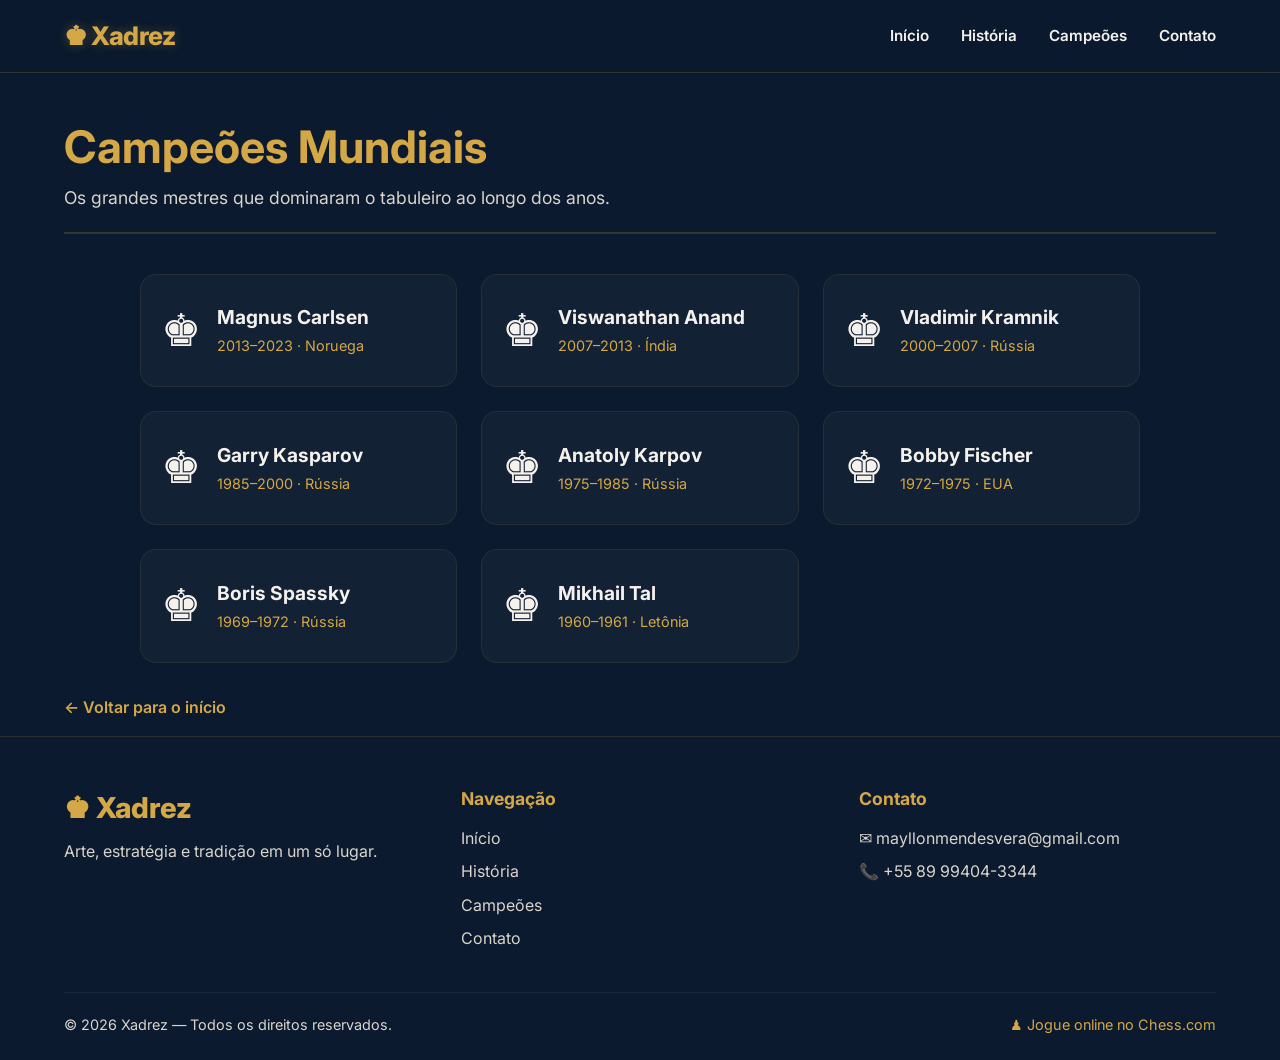
<file: templates/campeoes.html>
<!DOCTYPE html>
<html lang="pt-BR">
<head>
    <meta charset="UTF-8" />
    <meta name="viewport" content="width=device-width, initial-scale=1.0" />
    <title>Campeões Mundiais de Xadrez</title>
    <link rel="stylesheet" href="../style.css" />
    <link rel="preconnect" href="https://fonts.googleapis.com" />
    <link rel="preconnect" href="https://fonts.gstatic.com" crossorigin />
    <link href="https://fonts.googleapis.com/css2?family=Inter:opsz,wght@14..32,300;14..32,400;14..32,600;14..32,700;14..32,800&display=swap" rel="stylesheet" />
</head>
<body>

    <header>
        <nav>
            <div class="nav-logo">
                <a href="../index.html">♚ Xadrez</a>
            </div>
            <ul class="nav-links">
                <li><a href="../index.html#inicio">Início</a></li>
                <li><a href="../index.html#historia">História</a></li>
                <li><a href="../index.html#campeoes">Campeões</a></li>
                <li><a href="../contato/contato.html">Contato</a></li>
            </ul>
            <div class="nav-toggle" id="navToggle">
                <span></span>
                <span></span>
                <span></span>
            </div>
        </nav>
    </header>

    <main>
        <div class="container">
            <div class="page-header">
                <h1>Campeões Mundiais</h1>
                <p>Os grandes mestres que dominaram o tabuleiro ao longo dos anos.</p>
            </div>

            <ul class="campeoes-lista">
                <li>
                    <span class="campeao-avatar">♚</span>
                    <div class="campeao-detalhe">
                        <h3>Magnus Carlsen</h3>
                        <span>2013–2023 · Noruega</span>
                    </div>
                </li>
                <li>
                    <span class="campeao-avatar">♚</span>
                    <div class="campeao-detalhe">
                        <h3>Viswanathan Anand</h3>
                        <span>2007–2013 · Índia</span>
                    </div>
                </li>
                <li>
                    <span class="campeao-avatar">♚</span>
                    <div class="campeao-detalhe">
                        <h3>Vladimir Kramnik</h3>
                        <span>2000–2007 · Rússia</span>
                    </div>
                </li>
                <li>
                    <span class="campeao-avatar">♚</span>
                    <div class="campeao-detalhe">
                        <h3>Garry Kasparov</h3>
                        <span>1985–2000 · Rússia</span>
                    </div>
                </li>
                <li>
                    <span class="campeao-avatar">♚</span>
                    <div class="campeao-detalhe">
                        <h3>Anatoly Karpov</h3>
                        <span>1975–1985 · Rússia</span>
                    </div>
                </li>
                <li>
                    <span class="campeao-avatar">♚</span>
                    <div class="campeao-detalhe">
                        <h3>Bobby Fischer</h3>
                        <span>1972–1975 · EUA</span>
                    </div>
                </li>
                <li>
                    <span class="campeao-avatar">♚</span>
                    <div class="campeao-detalhe">
                        <h3>Boris Spassky</h3>
                        <span>1969–1972 · Rússia</span>
                    </div>
                </li>
                <li>
                    <span class="campeao-avatar">♚</span>
                    <div class="campeao-detalhe">
                        <h3>Mikhail Tal</h3>
                        <span>1960–1961 · Letônia</span>
                    </div>
                </li>
            </ul>

            <a href="../index.html#campeoes" class="back-link">← Voltar para o início</a>
        </div>
    </main>

    <footer>
        <div class="container">
            <div class="footer-grid">
                <div class="footer-brand">
                    <span class="footer-logo">♚ Xadrez</span>
                    <p>Arte, estratégia e tradição em um só lugar.</p>
                </div>
                <div class="footer-links">
                    <h4>Navegação</h4>
                    <ul>
                        <li><a href="../index.html#inicio">Início</a></li>
                        <li><a href="../templates/historia.html">História</a></li>
                        <li><a href="../templates/campeoes.html">Campeões</a></li>
                        <li><a href="../contato/contato.html">Contato</a></li>
                    </ul>
                </div>
                <div class="footer-contato">
                    <h4>Contato</h4>
                    <ul>
                        <li><a href="mailto:mayllonmendesvera@gmail.com">✉ mayllonmendesvera@gmail.com</a></li>
                        <li><a href="tel:+5589994043344">📞 +55 89 99404-3344</a></li>
                    </ul>
                </div>
            </div>
            <div class="footer-bottom">
                <p>&copy; 2026 Xadrez — Todos os direitos reservados.</p>
                <p><a href="https://www.chess.com" target="_blank" rel="noopener">♟ Jogue online no Chess.com</a></p>
            </div>
        </div>
    </footer>

    <script>
        const toggle = document.getElementById('navToggle');
        const navLinks = document.querySelector('.nav-links');
        toggle.addEventListener('click', () => {
            navLinks.classList.toggle('active');
            toggle.classList.toggle('active');
        });
    </script>

</body>
</html>
</file>
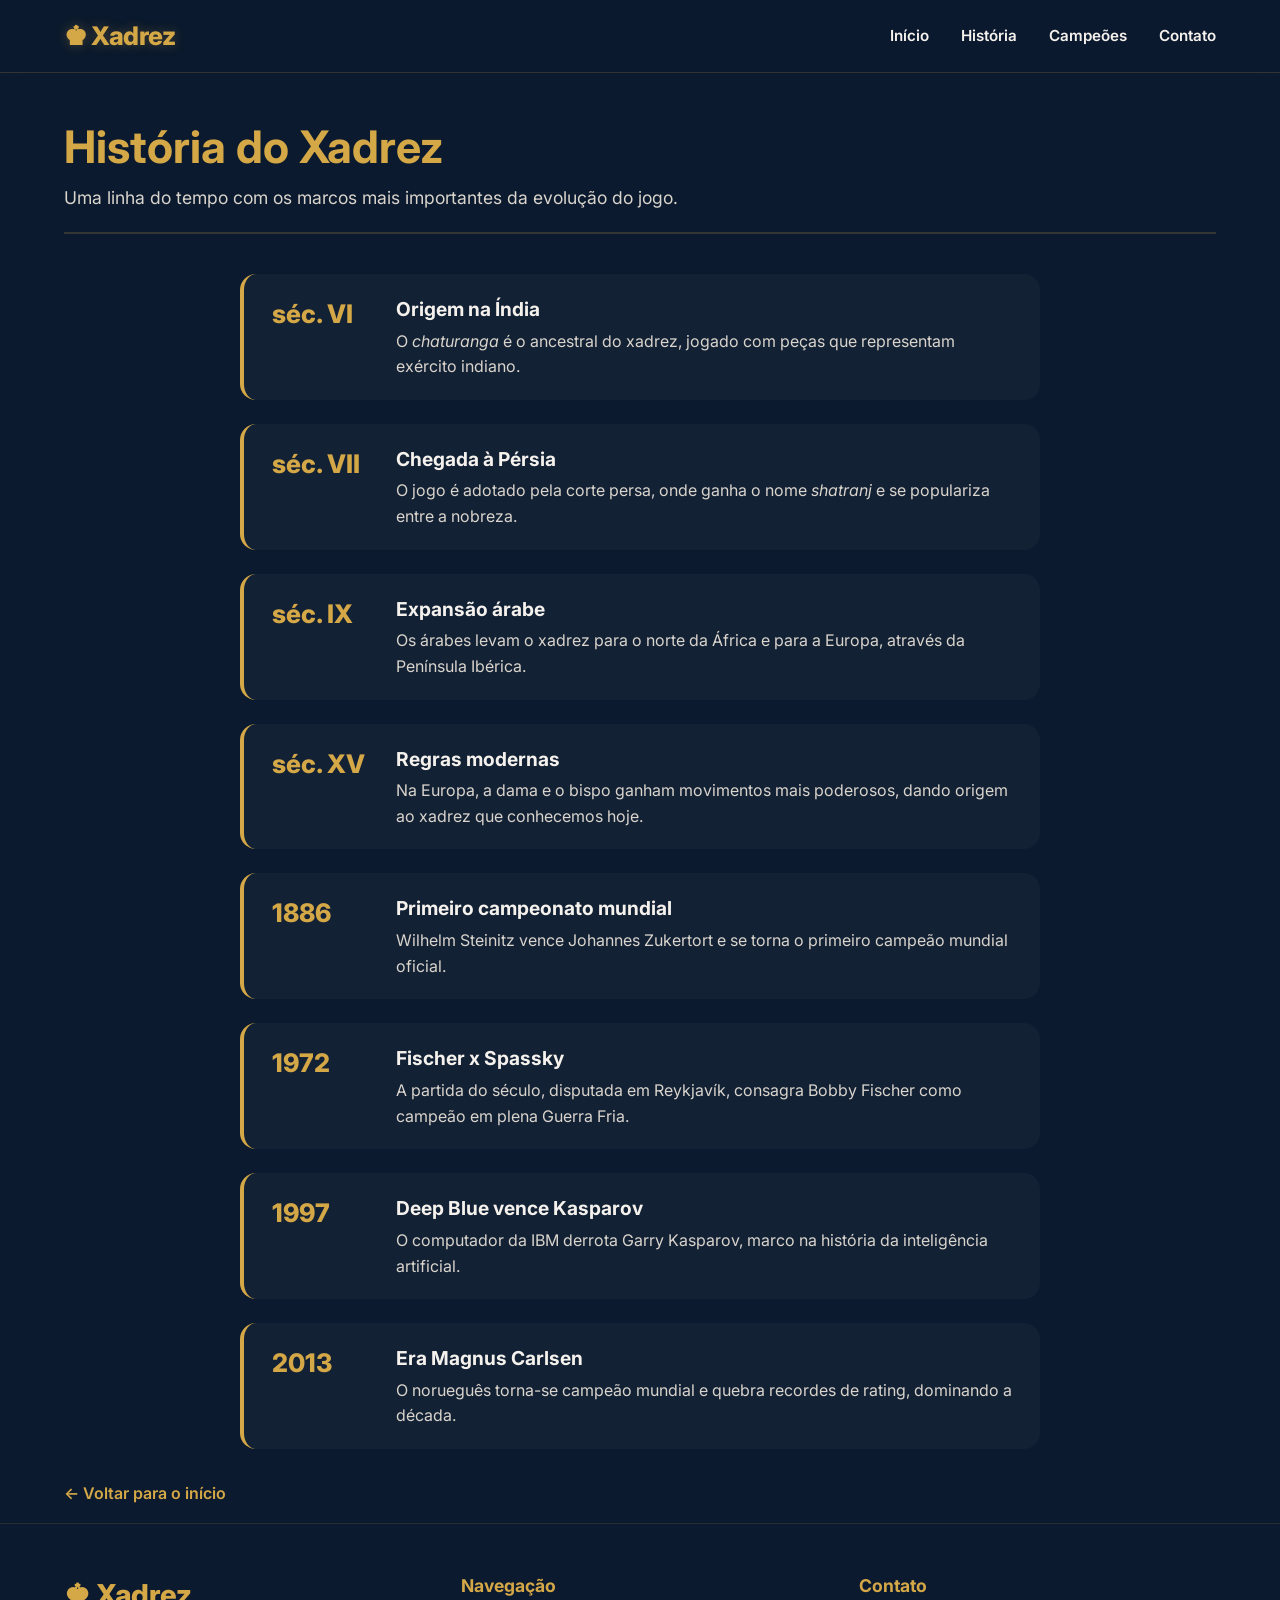
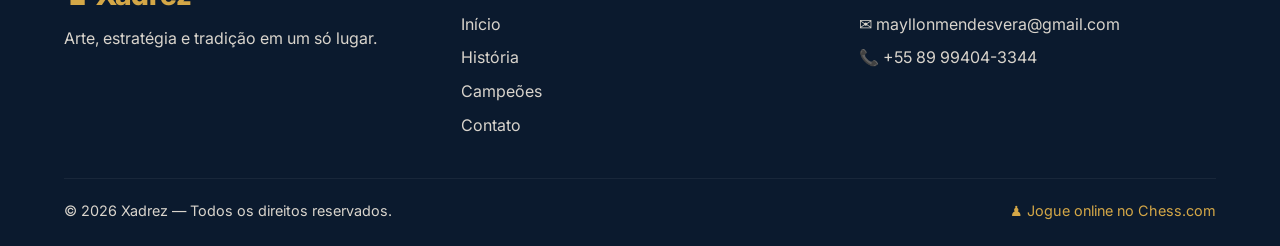
<file: templates/historia.html>
<!DOCTYPE html>
<html lang="pt-BR">
<head>
    <meta charset="UTF-8" />
    <meta name="viewport" content="width=device-width, initial-scale=1.0" />
    <title>História do Xadrez</title>
    <link rel="stylesheet" href="../style.css" />
    <link rel="preconnect" href="https://fonts.googleapis.com" />
    <link rel="preconnect" href="https://fonts.gstatic.com" crossorigin />
    <link href="https://fonts.googleapis.com/css2?family=Inter:opsz,wght@14..32,300;14..32,400;14..32,600;14..32,700;14..32,800&display=swap" rel="stylesheet" />
</head>
<body>

    <header>
        <nav>
            <div class="nav-logo">
                <a href="../index.html">♚ Xadrez</a>
            </div>
            <ul class="nav-links">
                <li><a href="../index.html#inicio">Início</a></li>
                <li><a href="../index.html#historia">História</a></li>
                <li><a href="../index.html#campeoes">Campeões</a></li>
                <li><a href="../contato/contato.html">Contato</a></li>
            </ul>
            <div class="nav-toggle" id="navToggle">
                <span></span>
                <span></span>
                <span></span>
            </div>
        </nav>
    </header>

    <main>
        <div class="container">
            <div class="page-header">
                <h1>História do Xadrez</h1>
                <p>Uma linha do tempo com os marcos mais importantes da evolução do jogo.</p>
            </div>

            <div class="timeline">
                <div class="timeline-item">
                    <div class="timeline-ano">séc. VI</div>
                    <div class="timeline-desc">
                        <h3>Origem na Índia</h3>
                        <p>O <em>chaturanga</em> é o ancestral do xadrez, jogado com peças que representam exército indiano.</p>
                    </div>
                </div>
                <div class="timeline-item">
                    <div class="timeline-ano">séc. VII</div>
                    <div class="timeline-desc">
                        <h3>Chegada à Pérsia</h3>
                        <p>O jogo é adotado pela corte persa, onde ganha o nome <em>shatranj</em> e se populariza entre a nobreza.</p>
                    </div>
                </div>
                <div class="timeline-item">
                    <div class="timeline-ano">séc. IX</div>
                    <div class="timeline-desc">
                        <h3>Expansão árabe</h3>
                        <p>Os árabes levam o xadrez para o norte da África e para a Europa, através da Península Ibérica.</p>
                    </div>
                </div>
                <div class="timeline-item">
                    <div class="timeline-ano">séc. XV</div>
                    <div class="timeline-desc">
                        <h3>Regras modernas</h3>
                        <p>Na Europa, a dama e o bispo ganham movimentos mais poderosos, dando origem ao xadrez que conhecemos hoje.</p>
                    </div>
                </div>
                <div class="timeline-item">
                    <div class="timeline-ano">1886</div>
                    <div class="timeline-desc">
                        <h3>Primeiro campeonato mundial</h3>
                        <p>Wilhelm Steinitz vence Johannes Zukertort e se torna o primeiro campeão mundial oficial.</p>
                    </div>
                </div>
                <div class="timeline-item">
                    <div class="timeline-ano">1972</div>
                    <div class="timeline-desc">
                        <h3>Fischer x Spassky</h3>
                        <p>A partida do século, disputada em Reykjavík, consagra Bobby Fischer como campeão em plena Guerra Fria.</p>
                    </div>
                </div>
                <div class="timeline-item">
                    <div class="timeline-ano">1997</div>
                    <div class="timeline-desc">
                        <h3>Deep Blue vence Kasparov</h3>
                        <p>O computador da IBM derrota Garry Kasparov, marco na história da inteligência artificial.</p>
                    </div>
                </div>
                <div class="timeline-item">
                    <div class="timeline-ano">2013</div>
                    <div class="timeline-desc">
                        <h3>Era Magnus Carlsen</h3>
                        <p>O norueguês torna-se campeão mundial e quebra recordes de rating, dominando a década.</p>
                    </div>
                </div>
            </div>

            <a href="../index.html#historia" class="back-link">← Voltar para o início</a>
        </div>
    </main>

    <footer>
        <div class="container">
            <div class="footer-grid">
                <div class="footer-brand">
                    <span class="footer-logo">♚ Xadrez</span>
                    <p>Arte, estratégia e tradição em um só lugar.</p>
                </div>
                <div class="footer-links">
                    <h4>Navegação</h4>
                    <ul>
                        <li><a href="../index.html#inicio">Início</a></li>
                        <li><a href="../templates/historia.html">História</a></li>
                        <li><a href="../templates/campeoes.html">Campeões</a></li>
                        <li><a href="../contato/contato.html">Contato</a></li>
                    </ul>
                </div>
                <div class="footer-contato">
                    <h4>Contato</h4>
                    <ul>
                        <li><a href="mailto:mayllonmendesvera@gmail.com">✉ mayllonmendesvera@gmail.com</a></li>
                        <li><a href="tel:+5589994043344">📞 +55 89 99404-3344</a></li>
                    </ul>
                </div>
            </div>
            <div class="footer-bottom">
                <p>&copy; 2026 Xadrez — Todos os direitos reservados.</p>
                <p><a href="https://www.chess.com" target="_blank" rel="noopener">♟ Jogue online no Chess.com</a></p>
            </div>
        </div>
    </footer>

    <script>
        const toggle = document.getElementById('navToggle');
        const navLinks = document.querySelector('.nav-links');
        toggle.addEventListener('click', () => {
            navLinks.classList.toggle('active');
            toggle.classList.toggle('active');
        });
    </script>

</body>
</html>
</file>
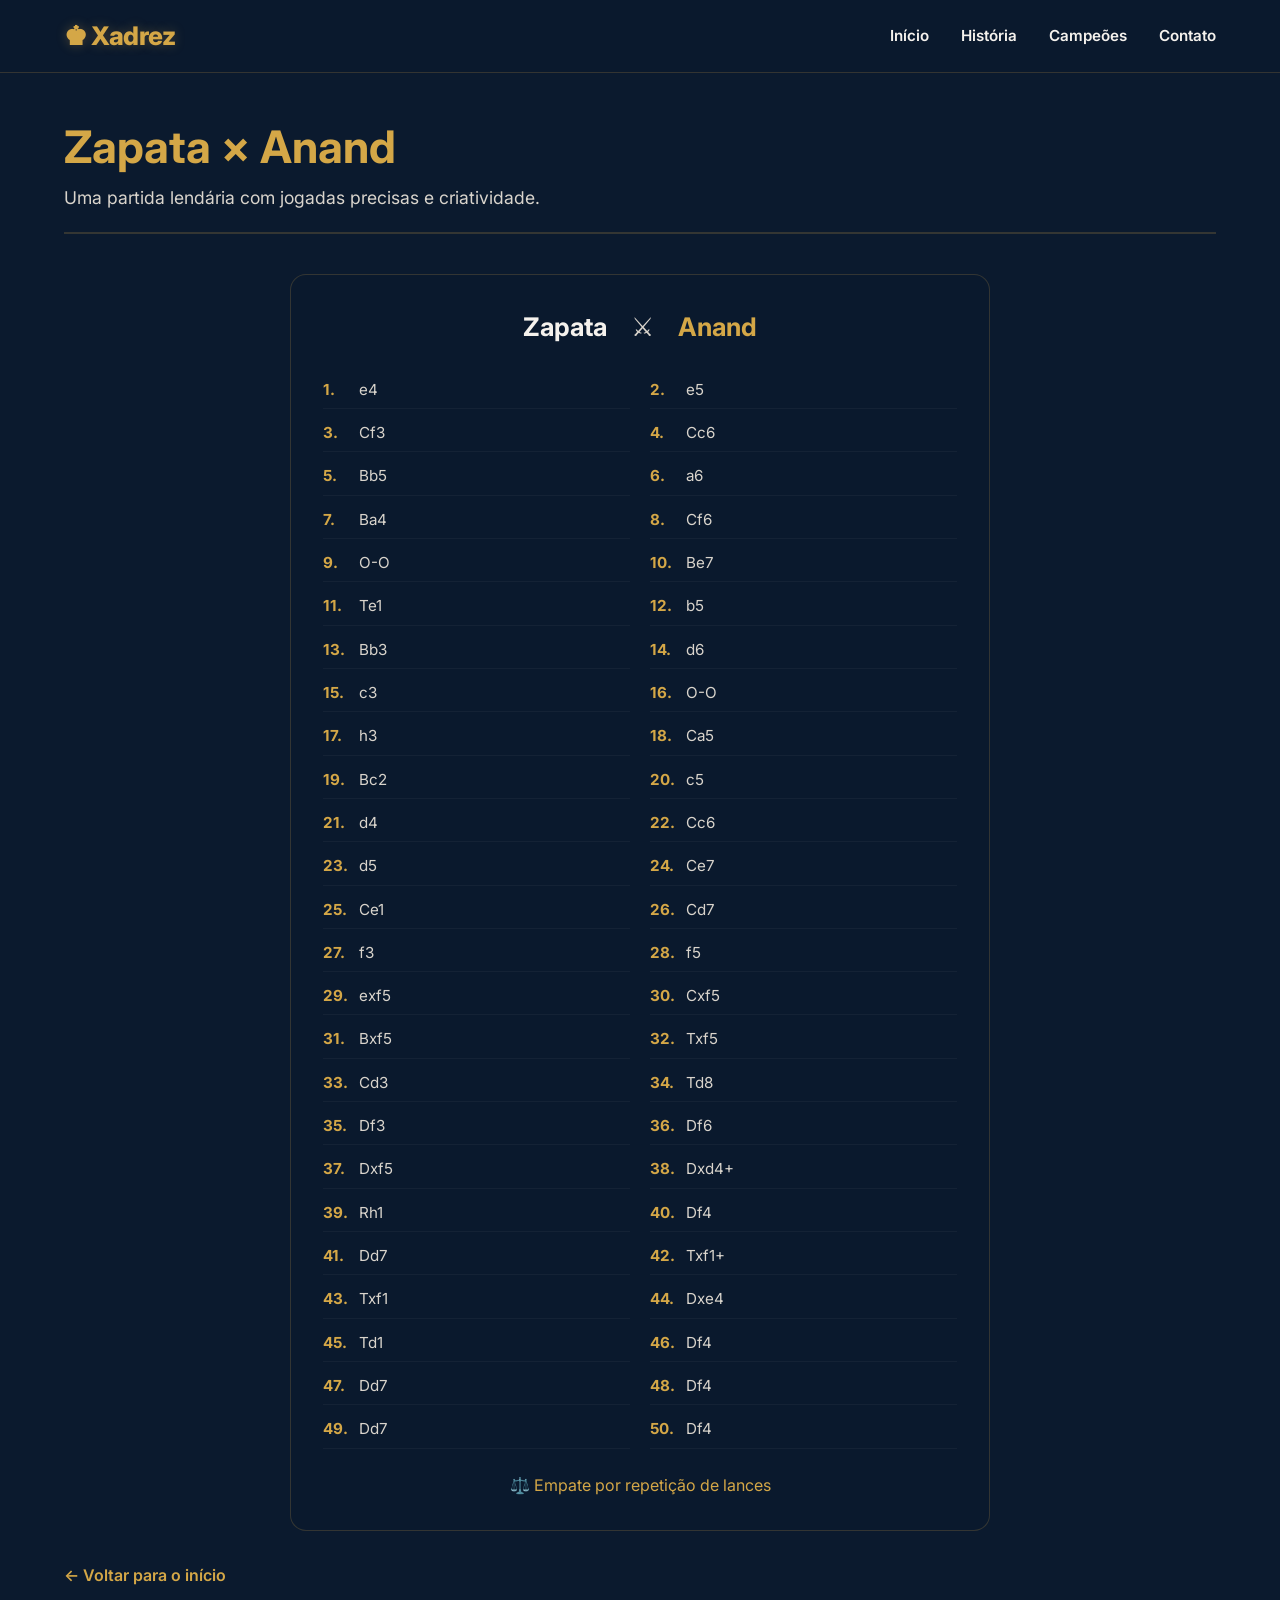
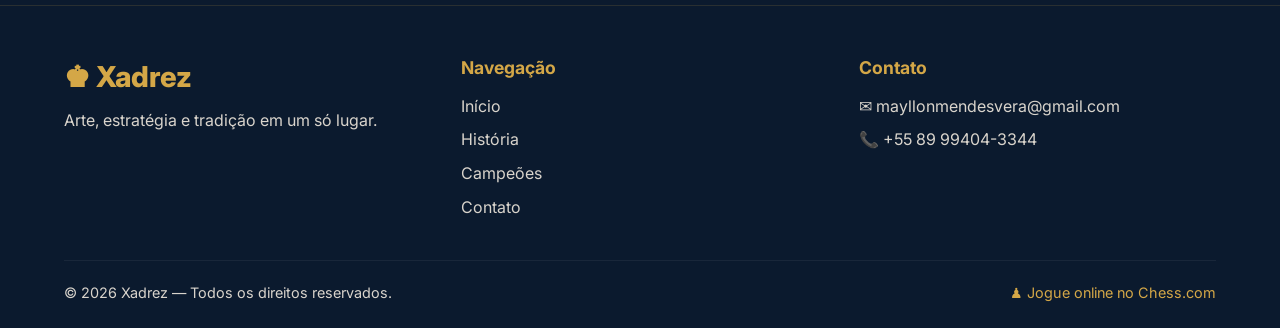
<file: templates/partidas/miniatura.html>
<!DOCTYPE html>
<html lang="pt-BR">
<head>
    <meta charset="UTF-8" />
    <meta name="viewport" content="width=device-width, initial-scale=1.0" />
    <title>Partida Zapata × Anand</title>
    <link rel="stylesheet" href="../../style.css" />
    <link rel="preconnect" href="https://fonts.googleapis.com" />
    <link rel="preconnect" href="https://fonts.gstatic.com" crossorigin />
    <link href="https://fonts.googleapis.com/css2?family=Inter:opsz,wght@14..32,300;14..32,400;14..32,600;14..32,700;14..32,800&display=swap" rel="stylesheet" />
</head>
<body>

    <header>
        <nav>
            <div class="nav-logo">
                <a href="../../index.html">♚ Xadrez</a>
            </div>
            <ul class="nav-links">
                <li><a href="../../index.html#inicio">Início</a></li>
                <li><a href="../../index.html#historia">História</a></li>
                <li><a href="../../index.html#campeoes">Campeões</a></li>
                <li><a href="../../contato/contato.html">Contato</a></li>
            </ul>
            <div class="nav-toggle" id="navToggle">
                <span></span>
                <span></span>
                <span></span>
            </div>
        </nav>
    </header>

    <main>
        <div class="container">
            <div class="page-header">
                <h1>Zapata × Anand</h1>
                <p>Uma partida lendária com jogadas precisas e criatividade.</p>
            </div>
            
            <div class="partida-box" style="max-width:700px; margin:0 auto;">
                <div class="partida-header">
                    <span class="partida-jogador">Zapata</span>
                    <span class="partida-vs">⚔</span>
                    <span class="partida-jogador">Anand</span>
                </div>
                <div class="partida-moves">
                    <ol>
                        <li><span class="move-num">1.</span> e4</li>
                        <li><span class="move-num">2.</span> e5</li>
                        <li><span class="move-num">3.</span> Cf3</li>
                        <li><span class="move-num">4.</span> Cc6</li>
                        <li><span class="move-num">5.</span> Bb5</li>
                        <li><span class="move-num">6.</span> a6</li>
                        <li><span class="move-num">7.</span> Ba4</li>
                        <li><span class="move-num">8.</span> Cf6</li>
                        <li><span class="move-num">9.</span> O-O</li>
                        <li><span class="move-num">10.</span> Be7</li>
                        <li><span class="move-num">11.</span> Te1</li>
                        <li><span class="move-num">12.</span> b5</li>
                        <li><span class="move-num">13.</span> Bb3</li>
                        <li><span class="move-num">14.</span> d6</li>
                        <li><span class="move-num">15.</span> c3</li>
                        <li><span class="move-num">16.</span> O-O</li>
                        <li><span class="move-num">17.</span> h3</li>
                        <li><span class="move-num">18.</span> Ca5</li>
                        <li><span class="move-num">19.</span> Bc2</li>
                        <li><span class="move-num">20.</span> c5</li>
                        <li><span class="move-num">21.</span> d4</li>
                        <li><span class="move-num">22.</span> Cc6</li>
                        <li><span class="move-num">23.</span> d5</li>
                        <li><span class="move-num">24.</span> Ce7</li>
                        <li><span class="move-num">25.</span> Ce1</li>
                        <li><span class="move-num">26.</span> Cd7</li>
                        <li><span class="move-num">27.</span> f3</li>
                        <li><span class="move-num">28.</span> f5</li>
                        <li><span class="move-num">29.</span> exf5</li>
                        <li><span class="move-num">30.</span> Cxf5</li>
                        <li><span class="move-num">31.</span> Bxf5</li>
                        <li><span class="move-num">32.</span> Txf5</li>
                        <li><span class="move-num">33.</span> Cd3</li>
                        <li><span class="move-num">34.</span> Td8</li>
                        <li><span class="move-num">35.</span> Df3</li>
                        <li><span class="move-num">36.</span> Df6</li>
                        <li><span class="move-num">37.</span> Dxf5</li>
                        <li><span class="move-num">38.</span> Dxd4+</li>
                        <li><span class="move-num">39.</span> Rh1</li>
                        <li><span class="move-num">40.</span> Df4</li>
                        <li><span class="move-num">41.</span> Dd7</li>
                        <li><span class="move-num">42.</span> Txf1+</li>
                        <li><span class="move-num">43.</span> Txf1</li>
                        <li><span class="move-num">44.</span> Dxe4</li>
                        <li><span class="move-num">45.</span> Td1</li>
                        <li><span class="move-num">46.</span> Df4</li>
                        <li><span class="move-num">47.</span> Dd7</li>
                        <li><span class="move-num">48.</span> Df4</li>
                        <li><span class="move-num">49.</span> Dd7</li>
                        <li><span class="move-num">50.</span> Df4</li>
                    </ol>
                    <p style="text-align:center; color:var(--dourado); margin-top:12px;">⚖️ Empate por repetição de lances</p>
                </div>
            </div>

            <a href="../../index.html" class="back-link">← Voltar para o início</a>
        </div>
    </main>

    <footer>
        <div class="container">
            <div class="footer-grid">
                <div class="footer-brand">
                    <span class="footer-logo">♚ Xadrez</span>
                    <p>Arte, estratégia e tradição em um só lugar.</p>
                </div>
                <div class="footer-links">
                    <h4>Navegação</h4>
                    <ul>
                        <li><a href="../../index.html#inicio">Início</a></li>
                        <li><a href="../../templates/historia.html">História</a></li>
                        <li><a href="../../templates/campeoes.html">Campeões</a></li>
                        <li><a href="../../contato/contato.html">Contato</a></li>
                    </ul>
                </div>
                <div class="footer-contato">
                    <h4>Contato</h4>
                    <ul>
                        <li><a href="mailto:mayllonmendesvera@gmail.com">✉ mayllonmendesvera@gmail.com</a></li>
                        <li><a href="tel:+5589994043344">📞 +55 89 99404-3344</a></li>
                    </ul>
                </div>
            </div>
            <div class="footer-bottom">
                <p>&copy; 2026 Xadrez — Todos os direitos reservados.</p>
                <p><a href="https://www.chess.com" target="_blank" rel="noopener">♟ Jogue online no Chess.com</a></p>
            </div>
        </div>
    </footer>

    <script>
        const toggle = document.getElementById('navToggle');
        const navLinks = document.querySelector('.nav-links');
        toggle.addEventListener('click', () => {
            navLinks.classList.toggle('active');
            toggle.classList.toggle('active');
        });
    </script>

</body>
</html>
</file>
<file: style.css>
* {
    margin: 0;
    padding: 0;
    box-sizing: border-box;
}

:root {
    --azul-escuro: #0b1a2e;
    --azul-medio: #1a2f44;
    --dourado: #d4a747;
    --dourado-claro: #e8c86a;
    --branco: #f5f2ed;
    --cinza-claro: #d9d4cc;
    --sombra: 0 12px 30px rgba(0, 0, 0, 0.5);
    --radius: 16px;
    --transition: 0.3s ease;
}

html {
    scroll-behavior: smooth;
}

body {
    font-family: 'Inter', sans-serif;
    background-color: var(--azul-escuro);
    color: var(--branco);
    line-height: 1.6;
    padding-top: 72px; /* espaço para o header fixo */
}

a {
    color: var(--dourado);
    text-decoration: none;
    transition: color var(--transition);
}

a:hover {
    color: var(--dourado-claro);
}

img {
    max-width: 100%;
    display: block;
    border-radius: var(--radius);
}

.container {
    max-width: 1200px;
    margin: 0 auto;
    padding: 0 24px;
}

.section-pad {
    padding: 80px 0;
}

/* ============================================
   HEADER / NAV
   ============================================ */
header {
    position: fixed;
    top: 0;
    left: 0;
    width: 100%;
    background: rgba(11, 26, 46, 0.92);
    backdrop-filter: blur(8px);
    z-index: 1000;
    border-bottom: 1px solid rgba(212, 167, 71, 0.2);
    transition: background var(--transition);
}

nav {
    display: flex;
    justify-content: space-between;
    align-items: center;
    padding: 0 24px;
    height: 72px;
    max-width: 1200px;
    margin: 0 auto;
}

.nav-logo a {
    font-size: 1.6rem;
    font-weight: 800;
    letter-spacing: -0.5px;
    color: var(--dourado);
    text-shadow: 0 0 12px rgba(212, 167, 71, 0.3);
}

.nav-links {
    display: flex;
    list-style: none;
    gap: 32px;
}

.nav-links li a {
    font-weight: 600;
    font-size: 0.95rem;
    color: var(--branco);
    position: relative;
    padding-bottom: 4px;
}

.nav-links li a::after {
    content: '';
    position: absolute;
    left: 0;
    bottom: 0;
    width: 0;
    height: 2px;
    background: var(--dourado);
    transition: width var(--transition);
}

.nav-links li a:hover::after {
    width: 100%;
}

.nav-toggle {
    display: none;
    flex-direction: column;
    gap: 5px;
    cursor: pointer;
}

.nav-toggle span {
    width: 28px;
    height: 3px;
    background: var(--branco);
    border-radius: 3px;
    transition: var(--transition);
}

.hero {
    position: relative;
    min-height: 85vh;
    display: flex;
    align-items: center;
    justify-content: center;
    text-align: center;
    background: linear-gradient(135deg, rgba(11, 26, 46, 0.85), rgba(26, 47, 68, 0.7)),
                url('https://images.unsplash.com/photo-1586165368502-1bad197a6461?w=1600&q=80') center/cover no-repeat;
    background-attachment: fixed;
    border-bottom: 3px solid var(--dourado);
}

.hero-overlay {
    position: absolute;
    inset: 0;
    background: radial-gradient(circle at 30% 50%, transparent 30%, rgba(11, 26, 46, 0.5));
}

.hero-content {
    position: relative;
    z-index: 2;
    max-width: 800px;
    padding: 24px;
}

.hero-content h1 {
    font-size: 3.8rem;
    font-weight: 800;
    letter-spacing: -1px;
    margin-bottom: 20px;
    background: linear-gradient(to right, var(--dourado), var(--dourado-claro));
    -webkit-background-clip: text;
    -webkit-text-fill-color: transparent;
    background-clip: text;
    text-shadow: 0 4px 20px rgba(212, 167, 71, 0.2);
}

.hero-content p {
    font-size: 1.25rem;
    color: var(--cinza-claro);
    max-width: 600px;
    margin: 0 auto 32px;
    line-height: 1.8;
}

.btn-hero {
    display: inline-block;
    background: var(--dourado);
    color: var(--azul-escuro);
    font-weight: 700;
    padding: 16px 40px;
    border-radius: 50px;
    font-size: 1.1rem;
    transition: all var(--transition);
    box-shadow: 0 8px 24px rgba(212, 167, 71, 0.3);
    border: 2px solid transparent;
}

.btn-hero:hover {
    background: transparent;
    color: var(--dourado);
    border-color: var(--dourado);
    transform: scale(1.03);
    box-shadow: 0 12px 32px rgba(212, 167, 71, 0.4);
}

.intro {
    background: linear-gradient(180deg, var(--azul-escuro), var(--azul-medio));
}

.intro h2 {
    font-size: 2.6rem;
    text-align: center;
    margin-bottom: 16px;
    color: var(--dourado);
}

.intro-text {
    text-align: center;
    max-width: 750px;
    margin: 0 auto 48px;
    font-size: 1.1rem;
    color: var(--cinza-claro);
}

.intro-grid {
    display: grid;
    grid-template-columns: repeat(auto-fit, minmax(240px, 1fr));
    gap: 32px;
}

.intro-card {
    background: rgba(255, 255, 255, 0.04);
    padding: 32px 24px;
    border-radius: var(--radius);
    border: 1px solid rgba(212, 167, 71, 0.15);
    backdrop-filter: blur(4px);
    transition: all var(--transition);
    text-align: center;
}

.intro-card:hover {
    transform: translateY(-8px);
    border-color: var(--dourado);
    box-shadow: 0 20px 40px rgba(0,0,0,0.4);
}

.intro-icon {
    font-size: 3rem;
    display: block;
    margin-bottom: 16px;
}

.intro-card h3 {
    font-size: 1.4rem;
    color: var(--dourado);
    margin-bottom: 8px;
}

.intro-card p {
    color: var(--cinza-claro);
    font-size: 0.95rem;
}


.curiosidades {
    background: var(--azul-medio);
}

.curiosidades h2 {
    font-size: 2.6rem;
    text-align: center;
    color: var(--dourado);
    margin-bottom: 48px;
}

.curiosidades-grid {
    display: grid;
    grid-template-columns: repeat(auto-fit, minmax(240px, 1fr));
    gap: 32px;
}

.curiosidade-item {
    background: rgba(11, 26, 46, 0.6);
    padding: 28px 20px;
    border-radius: var(--radius);
    border-left: 4px solid var(--dourado);
    transition: var(--transition);
}

.curiosidade-item:hover {
    transform: translateX(6px);
    box-shadow: var(--sombra);
}

.curio-number {
    font-size: 2rem;
    font-weight: 800;
    color: var(--dourado);
    opacity: 0.6;
    display: block;
    margin-bottom: 8px;
}

.curiosidade-item h3 {
    font-size: 1.2rem;
    color: var(--branco);
    margin-bottom: 4px;
}

.curiosidade-item p {
    color: var(--cinza-claro);
    font-size: 0.95rem;
}


.temas {
    background: var(--azul-escuro);
}

.temas h2 {
    font-size: 2.6rem;
    text-align: center;
    color: var(--dourado);
    margin-bottom: 40px;
}

.temas-lista {
    list-style: none;
    max-width: 720px;
    margin: 0 auto;
}

.temas-lista li {
    display: flex;
    align-items: center;
    gap: 20px;
    padding: 20px 24px;
    margin-bottom: 12px;
    background: rgba(255, 255, 255, 0.03);
    border-radius: 12px;
    border: 1px solid rgba(212, 167, 71, 0.08);
    transition: all var(--transition);
    cursor: default;
}

.temas-lista li:hover {
    background: rgba(212, 167, 71, 0.08);
    border-color: var(--dourado);
    transform: translateX(8px);
}

.tema-icon {
    font-size: 1.8rem;
    flex-shrink: 0;
}

.tema-text {
    font-size: 1rem;
    color: var(--cinza-claro);
}


.historia-resumo {
    background: var(--azul-medio);
}

.historia-content {
    display: grid;
    grid-template-columns: 1fr 1fr;
    gap: 48px;
    align-items: center;
}

.historia-texto h2 {
    font-size: 2.4rem;
    color: var(--dourado);
    margin-bottom: 16px;
}

.historia-texto p {
    color: var(--cinza-claro);
    margin-bottom: 24px;
}

.btn-secondary {
    display: inline-block;
    background: transparent;
    color: var(--dourado);
    border: 2px solid var(--dourado);
    padding: 12px 32px;
    border-radius: 50px;
    font-weight: 600;
    transition: all var(--transition);
}

.btn-secondary:hover {
    background: var(--dourado);
    color: var(--azul-escuro);
    transform: scale(1.02);
}

.historia-imagem img {
    width: 100%;
    height: auto;
    border-radius: var(--radius);
    box-shadow: var(--sombra);
    border: 1px solid rgba(212, 167, 71, 0.3);
}


.campeoes-resumo {
    background: var(--azul-escuro);
}

.campeoes-resumo h2 {
    font-size: 2.6rem;
    text-align: center;
    color: var(--dourado);
    margin-bottom: 48px;
}

.campeoes-grid {
    display: grid;
    grid-template-columns: repeat(auto-fit, minmax(260px, 1fr));
    gap: 32px;
    margin-bottom: 48px;
}

.campeao-card {
    background: rgba(255, 255, 255, 0.04);
    border-radius: var(--radius);
    overflow: hidden;
    border: 1px solid rgba(212, 167, 71, 0.1);
    transition: all var(--transition);
}

.campeao-card:hover {
    transform: translateY(-10px);
    border-color: var(--dourado);
    box-shadow: var(--sombra);
}

.campeao-card img {
    width: 100%;
    height: 200px;
    object-fit: cover;
    border-bottom: 2px solid rgba(212, 167, 71, 0.2);
}

.campeao-info {
    padding: 20px;
}

.campeao-info h3 {
    font-size: 1.4rem;
    color: var(--branco);
}

.campeao-titulo {
    display: inline-block;
    background: var(--dourado);
    color: var(--azul-escuro);
    font-size: 0.75rem;
    font-weight: 700;
    padding: 2px 14px;
    border-radius: 20px;
    margin: 8px 0 12px;
    letter-spacing: 0.3px;
}

.campeao-info p {
    color: var(--cinza-claro);
    font-size: 0.95rem;
}

.campeoes-cta {
    text-align: center;
}

.btn-primary {
    display: inline-block;
    background: var(--dourado);
    color: var(--azul-escuro);
    font-weight: 700;
    padding: 14px 40px;
    border-radius: 50px;
    transition: all var(--transition);
    border: 2px solid transparent;
}

.btn-primary:hover {
    background: transparent;
    color: var(--dourado);
    border-color: var(--dourado);
    transform: scale(1.03);
}

.partida-miniatura {
    background: var(--azul-medio);
}

.partida-miniatura h2 {
    font-size: 2.6rem;
    text-align: center;
    color: var(--dourado);
    margin-bottom: 8px;
}

.partida-sub {
    text-align: center;
    color: var(--cinza-claro);
    max-width: 640px;
    margin: 0 auto 40px;
}

.partida-box {
    background: rgba(11, 26, 46, 0.7);
    border-radius: var(--radius);
    padding: 32px;
    border: 1px solid rgba(212, 167, 71, 0.2);
    max-width: 720px;
    margin: 0 auto;
}

.partida-header {
    display: flex;
    justify-content: center;
    align-items: center;
    gap: 24px;
    font-size: 1.6rem;
    font-weight: 700;
    margin-bottom: 24px;
}

.partida-jogador:first-child {
    color: var(--branco);
}
.partida-jogador:last-child {
    color: var(--dourado);
}
.partida-vs {
    color: var(--cinza-claro);
    font-weight: 300;
}

.partida-moves ol {
    list-style: none;
    display: grid;
    grid-template-columns: repeat(2, 1fr);
    gap: 6px 20px;
    padding: 0;
    margin-bottom: 24px;
}

.partida-moves ol li {
    font-family: 'Inter', monospace;
    font-size: 0.95rem;
    padding: 6px 0;
    border-bottom: 1px solid rgba(255, 255, 255, 0.04);
    color: var(--cinza-claro);
    display: flex;
    align-items: center;
    gap: 4px;
    transition: var(--transition);
}

.partida-moves ol li:hover {
    color: var(--branco);
    background: rgba(212, 167, 71, 0.05);
    padding-left: 8px;
}

.move-num {
    color: var(--dourado);
    font-weight: 700;
    margin-right: 4px;
    min-width: 28px;
}

.btn-miniature {
    display: inline-block;
    background: transparent;
    color: var(--dourado);
    border: 2px solid var(--dourado);
    padding: 10px 28px;
    border-radius: 50px;
    font-weight: 600;
    transition: all var(--transition);
}

.btn-miniature:hover {
    background: var(--dourado);
    color: var(--azul-escuro);
}


footer {
    background: var(--azul-escuro);
    border-top: 1px solid rgba(212, 167, 71, 0.15);
    padding: 48px 0 24px;
}

.footer-grid {
    display: grid;
    grid-template-columns: repeat(auto-fit, minmax(200px, 1fr));
    gap: 40px;
    margin-bottom: 32px;
}

.footer-brand .footer-logo {
    font-size: 1.8rem;
    font-weight: 800;
    color: var(--dourado);
}

.footer-brand p {
    color: var(--cinza-claro);
    margin-top: 8px;
}

.footer-links h4,
.footer-contato h4 {
    color: var(--dourado);
    font-size: 1.1rem;
    margin-bottom: 12px;
}

.footer-links ul,
.footer-contato ul {
    list-style: none;
}

.footer-links ul li,
.footer-contato ul li {
    margin-bottom: 8px;
}

.footer-links ul li a,
.footer-contato ul li a {
    color: var(--cinza-claro);
    transition: var(--transition);
}

.footer-links ul li a:hover,
.footer-contato ul li a:hover {
    color: var(--dourado);
    padding-left: 4px;
}

.footer-bottom {
    border-top: 1px solid rgba(255, 255, 255, 0.06);
    padding-top: 20px;
    display: flex;
    justify-content: space-between;
    flex-wrap: wrap;
    gap: 12px;
    font-size: 0.9rem;
    color: var(--cinza-claro);
}

.footer-bottom a {
    color: var(--dourado);
}


.page-header {
    padding: 40px 0 20px;
    border-bottom: 2px solid rgba(212, 167, 71, 0.2);
    margin-bottom: 40px;
}

.page-header h1 {
    font-size: 2.8rem;
    color: var(--dourado);
}

.page-header p {
    color: var(--cinza-claro);
    font-size: 1.1rem;
}

.back-link {
    display: inline-block;
    margin: 32px 0 16px;
    color: var(--dourado);
    font-weight: 600;
    transition: var(--transition);
}

.back-link:hover {
    padding-left: 8px;
}


.timeline {
    display: flex;
    flex-direction: column;
    gap: 24px;
    max-width: 800px;
    margin: 0 auto;
}

.timeline-item {
    display: flex;
    gap: 24px;
    background: rgba(255,255,255,0.03);
    padding: 20px 28px;
    border-radius: var(--radius);
    border-left: 4px solid var(--dourado);
    transition: var(--transition);
}

.timeline-item:hover {
    background: rgba(212, 167, 71, 0.05);
    transform: translateX(6px);
}

.timeline-ano {
    font-size: 1.6rem;
    font-weight: 800;
    color: var(--dourado);
    min-width: 100px;
}

.timeline-desc h3 {
    color: var(--branco);
    font-size: 1.2rem;
}

.timeline-desc p {
    color: var(--cinza-claro);
    margin-top: 4px;
}


.campeoes-lista {
    list-style: none;
    display: grid;
    grid-template-columns: repeat(auto-fit, minmax(250px, 1fr));
    gap: 24px;
    max-width: 1000px;
    margin: 0 auto;
}

.campeoes-lista li {
    background: rgba(255,255,255,0.03);
    padding: 20px;
    border-radius: var(--radius);
    border: 1px solid rgba(212, 167, 71, 0.1);
    transition: all var(--transition);
    display: flex;
    align-items: center;
    gap: 16px;
}

.campeoes-lista li:hover {
    border-color: var(--dourado);
    transform: scale(1.02);
    box-shadow: var(--sombra);
}

.campeao-avatar {
    font-size: 2.8rem;
}

.campeao-detalhe h3 {
    color: var(--branco);
    font-size: 1.2rem;
}

.campeao-detalhe span {
    color: var(--dourado);
    font-size: 0.9rem;
}


.contato-grid {
    display: grid;
    grid-template-columns: 1fr 1fr;
    gap: 48px;
    max-width: 900px;
    margin: 0 auto;
}

.contato-info ul {
    list-style: none;
}

.contato-info ul li {
    display: flex;
    align-items: center;
    gap: 16px;
    padding: 16px 0;
    border-bottom: 1px solid rgba(255,255,255,0.05);
    transition: var(--transition);
}

.contato-info ul li:hover {
    padding-left: 12px;
    background: rgba(212, 167, 71, 0.03);
}

.contato-icon {
    font-size: 1.6rem;
    min-width: 40px;
}

.contato-info ul li a {
    color: var(--cinza-claro);
}

.contato-info ul li a:hover {
    color: var(--dourado);
}

.contato-form {
    background: rgba(255,255,255,0.04);
    padding: 32px;
    border-radius: var(--radius);
    border: 1px solid rgba(212, 167, 71, 0.1);
}

.contato-form label {
    display: block;
    margin-bottom: 6px;
    font-weight: 600;
    color: var(--branco);
}

.contato-form input,
.contato-form textarea {
    width: 100%;
    padding: 12px 16px;
    margin-bottom: 20px;
    background: rgba(255,255,255,0.06);
    border: 1px solid rgba(212, 167, 71, 0.2);
    border-radius: 8px;
    color: var(--branco);
    font-family: inherit;
    transition: var(--transition);
}

.contato-form input:focus,
.contato-form textarea:focus {
    outline: none;
    border-color: var(--dourado);
    box-shadow: 0 0 0 3px rgba(212, 167, 71, 0.15);
}

.contato-form .btn-primary {
    width: 100%;
    text-align: center;
}

@media (max-width: 992px) {
    .historia-content {
        grid-template-columns: 1fr;
        text-align: center;
    }
    .contato-grid {
        grid-template-columns: 1fr;
    }
}

@media (max-width: 768px) {
    body {
        padding-top: 64px;
    }
    nav {
        height: 64px;
    }
    .nav-links {
        position: fixed;
        top: 64px;
        left: 0;
        width: 100%;
        background: var(--azul-escuro);
        flex-direction: column;
        align-items: center;
        padding: 24px 0;
        gap: 20px;
        border-bottom: 1px solid rgba(212, 167, 71, 0.2);
        transform: translateY(-120%);
        transition: transform 0.4s ease;
        opacity: 0;
        pointer-events: none;
    }
    .nav-links.active {
        transform: translateY(0);
        opacity: 1;
        pointer-events: all;
    }
    .nav-toggle {
        display: flex;
    }
    .nav-toggle.active span:nth-child(1) {
        transform: rotate(45deg) translate(6px, 6px);
    }
    .nav-toggle.active span:nth-child(2) {
        opacity: 0;
    }
    .nav-toggle.active span:nth-child(3) {
        transform: rotate(-45deg) translate(6px, -6px);
    }

    .hero-content h1 {
        font-size: 2.4rem;
    }
    .hero-content p {
        font-size: 1rem;
    }
    .intro h2,
    .curiosidades h2,
    .temas h2,
    .campeoes-resumo h2,
    .partida-miniatura h2 {
        font-size: 2rem;
    }
    .partida-moves ol {
        grid-template-columns: 1fr;
    }
    .timeline-item {
        flex-direction: column;
        gap: 8px;
        padding: 16px;
    }
    .timeline-ano {
        min-width: auto;
    }
    .footer-grid {
        grid-template-columns: 1fr;
        text-align: center;
    }
    .footer-bottom {
        flex-direction: column;
        text-align: center;
    }
}

@media (max-width: 480px) {
    .hero-content h1 {
        font-size: 1.8rem;
    }
    .btn-hero {
        padding: 14px 28px;
        font-size: 0.95rem;
    }
    .intro-grid,
    .curiosidades-grid,
    .campeoes-grid {
        grid-template-columns: 1fr;
    }
}
</file>
